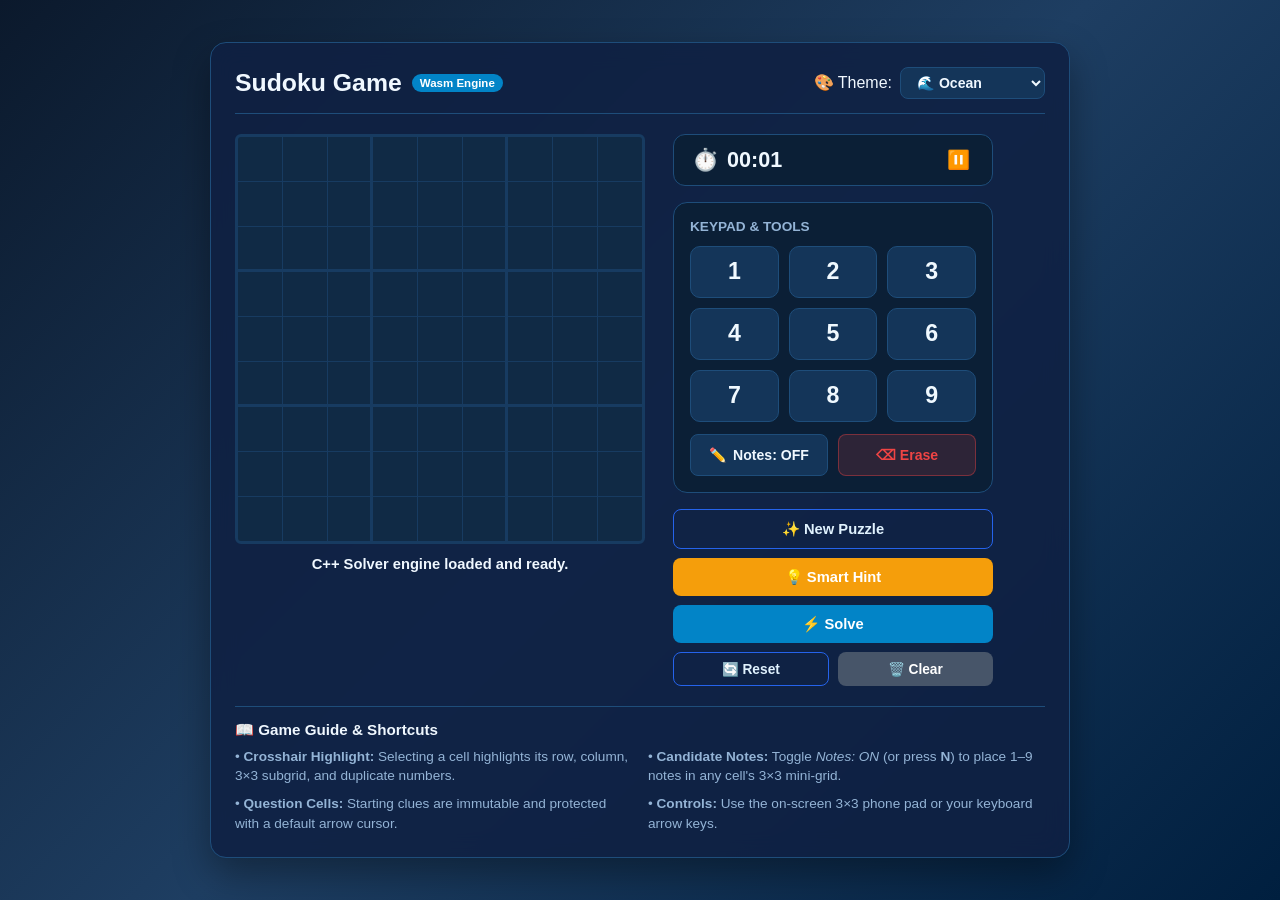
<file: web/index.html>
<!DOCTYPE html>
<html lang="en">
<head>
  <meta charset="UTF-8">
  <meta name="viewport" content="width=device-width, initial-scale=1.0">
  <title>Sudoku Solver & Game System</title>
  <link rel="stylesheet" href="style.css">
</head>
<body data-theme="ocean">
  <div class="app-wrapper">
    <!-- Top Header: Title & Theme Selector -->
    <header class="top-bar">
      <div class="logo-area">
        <h1>Sudoku Game</h1>
        <span class="badge">Wasm Engine</span>
      </div>
      
      <!-- Theme Selector Dropdown -->
      <div class="theme-picker">
        <label for="theme-select">🎨 Theme:</label>
        <select id="theme-select" aria-label="Select background theme">
          <option value="ocean" selected>🌊 Ocean</option>
          <option value="wood">🪵 Wood</option>
          <option value="sky">☁️ Sky</option>
          <option value="space">🚀 Space</option>
          <option value="nature">🌿 Nature</option>
          <option value="dark">🌙 Dark Slate</option>
          <option value="light">☀️ Clean Light</option>
        </select>
      </div>
    </header>

    <!-- Two-Column Layout: Left = Board, Right = Keypad & Controls -->
    <main class="game-container">
      <!-- Left Column: 9x9 Sudoku Board -->
      <section class="board-column">
        <div id="sudoku-grid" class="grid" role="grid" aria-label="Sudoku 9x9 Grid"></div>
        <p id="status-message" aria-live="polite"></p>
      </section>

      <!-- Right Column: Timer, 3x3 Phone Keypad, Controls -->
      <aside class="sidebar-column">
        <!-- Live Game Timer (Directly Above Keypad) -->
        <div class="timer-card" id="timer-card">
          <div class="timer-display">
            <span class="timer-icon">⏱️</span>
            <span id="timer-text">00:00</span>
          </div>
          <button id="timer-pause-btn" class="timer-btn" type="button" title="Pause / Resume Timer">⏸️</button>
        </div>

        <!-- 3x3 Phone-Style Keypad Card -->
        <div class="keypad-card">
          <div class="keypad-header">Keypad & Tools</div>

          <!-- 3x3 Numeric Grid (Phone Layout: 1-9) -->
          <div class="phone-keypad" id="phone-keypad">
            <button type="button" class="num-btn" data-key="1">1</button>
            <button type="button" class="num-btn" data-key="2">2</button>
            <button type="button" class="num-btn" data-key="3">3</button>
            <button type="button" class="num-btn" data-key="4">4</button>
            <button type="button" class="num-btn" data-key="5">5</button>
            <button type="button" class="num-btn" data-key="6">6</button>
            <button type="button" class="num-btn" data-key="7">7</button>
            <button type="button" class="num-btn" data-key="8">8</button>
            <button type="button" class="num-btn" data-key="9">9</button>
          </div>

          <!-- Pencil / Rough Notes Toggle & Erase -->
          <div class="keypad-actions">
            <button type="button" id="notes-toggle-btn" class="action-btn notes-btn" title="Toggle Pencil/Rough Notes Mode (Hotkey: N)">
              <span id="notes-icon">✏️</span>
              <span id="notes-label">Notes: OFF</span>
            </button>
            <button type="button" id="erase-btn" class="action-btn erase-btn" title="Clear selected cell value or notes">
              ⌫ Erase
            </button>
          </div>
        </div>

        <!-- Main Game Controls -->
        <div class="controls-card">
          <button id="open-generate-btn" class="btn btn-outline" type="button">✨ New Puzzle</button>
          <button id="hint-btn" class="btn btn-hint" type="button">💡 Smart Hint</button>
          <button id="solve-btn" class="btn btn-primary" type="button">⚡ Solve</button>
          <div class="controls-row">
            <button id="reset-btn" class="btn btn-outline btn-sm" type="button">🔄 Reset</button>
            <button id="clear-btn" class="btn btn-secondary btn-sm" type="button">🗑️ Clear</button>
          </div>
        </div>
      </aside>
    </main>

    <!-- Difficulty Modal -->
    <dialog id="difficulty-modal" class="modal">
      <h3>Select Difficulty</h3>
      <div class="difficulty-options">
        <label><input type="radio" name="difficulty" value="1" checked> 🟢 Easy (41 clues)</label>
        <label><input type="radio" name="difficulty" value="2"> 🟡 Medium (31 clues)</label>
        <label><input type="radio" name="difficulty" value="3"> 🔴 Hard (21 clues)</label>
      </div>
      <div class="modal-actions">
        <button id="proceed-btn" class="btn btn-primary" type="button">Start Game</button>
        <button id="cancel-btn" class="btn btn-outline" type="button">Cancel</button>
      </div>
    </dialog>

    <!-- Instructions Card -->
    <footer class="instructions-card">
      <h3>📖 Game Guide & Shortcuts</h3>
      <div class="guide-grid">
        <p>• <strong>Crosshair Highlight:</strong> Selecting a cell highlights its row, column, 3×3 subgrid, and duplicate numbers.</p>
        <p>• <strong>Candidate Notes:</strong> Toggle <em>Notes: ON</em> (or press <strong>N</strong>) to place 1–9 notes in any cell's 3×3 mini-grid.</p>
        <p>• <strong>Question Cells:</strong> Starting clues are immutable and protected with a default arrow cursor.</p>
        <p>• <strong>Controls:</strong> Use the on-screen 3×3 phone pad or your keyboard arrow keys.</p>
      </div>
    </footer>
  </div>

  <script src="solver.js"></script>
  <script src="app.js"></script>
</body>
</html>
</file>
<file: web/style.css>
:root {
  --font-family: -apple-system, BlinkMacSystemFont, "Segoe UI", Roboto, sans-serif;
  --transition-speed: 0.25s;
}

/* 🌊 1. Ocean Theme (Default) */
body[data-theme="ocean"] {
  --bg-gradient: linear-gradient(135deg, #0b192c 0%, #1e3e62 50%, #001f3f 100%);
  --card-bg: rgba(15, 32, 67, 0.88);
  --card-border: #1e4d7a;
  --text-main: #f0f8ff;
  --text-muted: #94b4d6;
  --grid-border: #173b61;
  --cell-bg: #102a45;
  --cell-text: #ffffff;
  --cell-given-bg: #091b2c;
  --cell-given-text: #70a1d7;
  --cell-selected: #0284c7;
  --cell-related: #164e7d;
  --cell-same-digit: #0369a1;
  --note-color: #67e8f9;
  --btn-primary: #0284c7;
  --btn-primary-hover: #0369a1;
  --btn-outline-border: #2563eb;
  --btn-outline-text: #e0f2fe;
  --keypad-bg: #0b1f36;
  --keypad-btn-bg: #143559;
  --keypad-btn-text: #f0f9ff;
  --keypad-btn-hover: #1e4d7a;
}

/* 🪵 2. Wood Theme */
body[data-theme="wood"] {
  --bg-gradient: linear-gradient(135deg, #3e2723 0%, #5d4037 50%, #27160c 100%);
  --card-bg: rgba(62, 39, 35, 0.92);
  --card-border: #8d6e63;
  --text-main: #fbe9e7;
  --text-muted: #d7ccc8;
  --grid-border: #4e342e;
  --cell-bg: #efebe9;
  --cell-text: #27160c;
  --cell-given-bg: #d7ccc8;
  --cell-given-text: #27160c;
  --cell-selected: #a47148;       /* Rich warm cedar brown */
  --cell-related: #d5bdaf;        /* Toasted almond tan (clearly visible) */
  --cell-same-digit: #b07d4f;     /* Warm caramel wood highlight */
  --note-color: #4e342e;
  --btn-primary: #8d6e63;
  --btn-primary-hover: #6d4c41;
  --btn-outline-border: #a1887f;
  --btn-outline-text: #fbe9e7;
  --keypad-bg: #4e342e;
  --keypad-btn-bg: #6d4c41;
  --keypad-btn-text: #ffffff;
  --keypad-btn-hover: #8d6e63;
}

/* ☁️ 3. Sky Theme */
body[data-theme="sky"] {
  --bg-gradient: linear-gradient(135deg, #e0f2fe 0%, #bae6fd 50%, #7dd3fc 100%);
  --card-bg: rgba(255, 255, 255, 0.95);
  --card-border: #93c5fd;
  --text-main: #0c4a6e;
  --text-muted: #475569;
  --grid-border: #0284c7;
  --cell-bg: #ffffff;
  --cell-text: #0f172a;
  --cell-given-bg: #f0f9ff;
  --cell-given-text: #0369a1;
  --cell-selected: #0284c7;       /* Vivid deep sky blue */
  --cell-related: #bae6fd;        /* Crisp sky blue wash (clearly visible) */
  --cell-same-digit: #7dd3fc;     /* Rich bright cyan-blue */
  --note-color: #0369a1;
  --btn-primary: #0284c7;
  --btn-primary-hover: #0369a1;
  --btn-outline-border: #7dd3fc;
  --btn-outline-text: #0369a1;
  --keypad-bg: #f0f9ff;
  --keypad-btn-bg: #ffffff;
  --keypad-btn-text: #0369a1;
  --keypad-btn-hover: #e0f2fe;
}

/* 🚀 4. Space Theme */
body[data-theme="space"] {
  --bg-gradient: linear-gradient(135deg, #090a0f 0%, #15102a 50%, #200f3b 100%);
  --card-bg: rgba(20, 16, 40, 0.9);
  --card-border: #4c1d95;
  --text-main: #faf5ff;
  --text-muted: #c084fc;
  --grid-border: #3b0764;
  --cell-bg: #1e153b;
  --cell-text: #ffffff;
  --cell-given-bg: #120b24;
  --cell-given-text: #a855f7;
  --cell-selected: #7c3aed;
  --cell-related: #2e1065;
  --cell-same-digit: #4c1d95;
  --note-color: #c084fc;
  --btn-primary: #7c3aed;
  --btn-primary-hover: #6d28d9;
  --btn-outline-border: #8b5cf6;
  --btn-outline-text: #f3e8ff;
  --keypad-bg: #130d29;
  --keypad-btn-bg: #271a4f;
  --keypad-btn-text: #e9d5ff;
  --keypad-btn-hover: #3b2875;
}

/* 🌿 5. Nature Theme */
body[data-theme="nature"] {
  --bg-gradient: linear-gradient(135deg, #064e3b 0%, #065f46 50%, #022c22 100%);
  --card-bg: rgba(6, 78, 59, 0.92);
  --card-border: #10b981;
  --text-main: #ecfdf5;
  --text-muted: #a7f3d0;
  --grid-border: #047857;
  --cell-bg: #064e3b;
  --cell-text: #ffffff;
  --cell-given-bg: #022c22;
  --cell-given-text: #34d399;
  --cell-selected: #059669;
  --cell-related: #047857;
  --cell-same-digit: #065f46;
  --note-color: #6ee7b7;
  --btn-primary: #10b981;
  --btn-primary-hover: #059669;
  --btn-outline-border: #34d399;
  --btn-outline-text: #ecfdf5;
  --keypad-bg: #022c22;
  --keypad-btn-bg: #065f46;
  --keypad-btn-text: #d1fae5;
  --keypad-btn-hover: #047857;
}

/* 🌙 6. Dark Slate Theme */
body[data-theme="dark"] {
  --bg-gradient: linear-gradient(135deg, #0b0f19 0%, #111827 50%, #030712 100%);
  --card-bg: rgba(17, 24, 39, 0.94);
  --card-border: #374151;
  --text-main: #f9fafb;
  --text-muted: #9ca3af;
  --grid-border: #374151;
  --cell-bg: #1f2937;
  --cell-text: #ffffff;
  --cell-given-bg: #111827;
  --cell-given-text: #9ca3af;
  --cell-selected: #3b82f6;
  --cell-related: #374151;
  --cell-same-digit: #1d4ed8;
  --note-color: #93c5fd;
  --btn-primary: #2563eb;
  --btn-primary-hover: #1d4ed8;
  --btn-outline-border: #4b5563;
  --btn-outline-text: #f3f4f6;
  --keypad-bg: #111827;
  --keypad-btn-bg: #1f2937;
  --keypad-btn-text: #f3f4f6;
  --keypad-btn-hover: #374151;
}

/* ☀️ 7. Clean Light Theme */
body[data-theme="light"] {
  --bg-gradient: linear-gradient(135deg, #f8fafc 0%, #e2e8f0 50%, #f1f5f9 100%);
  --card-bg: rgba(255, 255, 255, 0.98);
  --card-border: #cbd5e1;
  --text-main: #1e293b;
  --text-muted: #64748b;
  --grid-border: #1e293b;
  --cell-bg: #ffffff;
  --cell-text: #0f172a;
  --cell-given-bg: #f1f5f9;
  --cell-given-text: #0f172a;
  --cell-selected: #2563eb;       /* Royal Blue */
  --cell-related: #cbd5e1;        /* Visible slate gray-blue tint */
  --cell-same-digit: #93c5fd;     /* Prominent vibrant soft blue */
  --note-color: #1d4ed8;
  --btn-primary: #2563eb;
  --btn-primary-hover: #1d4ed8;
  --btn-outline-border: #cbd5e1;
  --btn-outline-text: #334155;
  --keypad-bg: #f8fafc;
  --keypad-btn-bg: #ffffff;
  --keypad-btn-text: #0f172a;
  --keypad-btn-hover: #f1f5f9;
}

* {
  box-sizing: border-box;
  margin: 0;
  padding: 0;
  font-family: var(--font-family);
  transition: background-color var(--transition-speed) ease, color var(--transition-speed) ease;
}

body {
  min-height: 100vh;
  background: var(--bg-gradient);
  background-attachment: fixed;
  display: flex;
  justify-content: center;
  align-items: center;
  padding: 20px 10px;
  color: var(--text-main);
}

.app-wrapper {
  width: 100%;
  max-width: 860px;
  background: var(--card-bg);
  border: 1px solid var(--card-border);
  backdrop-filter: blur(12px);
  border-radius: 16px;
  padding: 24px;
  box-shadow: 0 16px 36px rgba(0, 0, 0, 0.35);
  display: flex;
  flex-direction: column;
  gap: 20px;
}

.top-bar {
  display: flex;
  justify-content: space-between;
  align-items: center;
  border-bottom: 1px solid var(--card-border);
  padding-bottom: 14px;
}

.logo-area {
  display: flex;
  align-items: center;
  gap: 10px;
}
.logo-area h1 { font-size: 1.55rem; }

.badge {
  background: var(--btn-primary);
  color: #fff;
  font-size: 0.72rem;
  padding: 3px 8px;
  border-radius: 12px;
  font-weight: 600;
}

.theme-picker {
  display: flex;
  align-items: center;
  gap: 8px;
}
.theme-picker select {
  background: var(--keypad-btn-bg);
  color: var(--text-main);
  border: 1px solid var(--card-border);
  padding: 6px 12px;
  border-radius: 8px;
  font-size: 0.88rem;
  font-weight: 600;
  cursor: pointer;
}

.game-container {
  display: grid;
  grid-template-columns: 410px 1fr;
  gap: 28px;
  align-items: start;
}
@media (max-width: 768px) {
  .game-container { grid-template-columns: 1fr; justify-items: center; }
}

.board-column {
  display: flex;
  flex-direction: column;
  align-items: center;
}

.grid {
  display: grid;
  grid-template-columns: repeat(9, 44px);
  grid-template-rows: repeat(9, 44px);
  border: 3px solid var(--grid-border);
  background-color: var(--grid-border);
  gap: 1px;
  border-radius: 6px;
  overflow: hidden;
  user-select: none;
}

.cell {
  position: relative;
  width: 44px;
  height: 44px;
  background-color: var(--cell-bg);
  color: var(--cell-text);
  display: flex;
  align-items: center;
  justify-content: center;
  font-size: 1.35rem;
  font-weight: 600;
  cursor: pointer;
  outline: none;
}

.cell:nth-child(3n) { border-right: 2px solid var(--grid-border); }
.cell:nth-child(9n) { border-right: none; }
.grid > .cell:nth-child(n+19):nth-child(-n+27),
.grid > .cell:nth-child(n+46):nth-child(-n+54) {
  border-bottom: 2px solid var(--grid-border);
}

/* Question Cells: Pointer is disabled/default cursor */
.cell.given {
  background-color: var(--cell-given-bg) !important;
  color: var(--cell-given-text) !important;
  font-weight: 800;
  cursor: default !important;
  caret-color: transparent !important;
  user-select: none !important;
}

/* Crosshair Highlighting */
.cell.highlight-related {
  background-color: var(--cell-related);
  color: var(--cell-text);
}

.cell.highlight-same-digit {
  background-color: var(--cell-same-digit);
  color: #ffffff;
  font-weight: 700;
}

body[data-theme="sky"] .cell.highlight-same-digit {
  color: #0c4a6e;
}
body[data-theme="light"] .cell.highlight-same-digit {
  color: #1e3a8a;
}

.cell.selected {
  background-color: var(--cell-selected) !important;
  color: #ffffff !important;
  box-shadow: inset 0 0 0 2px #38bdf8;
  z-index: 2;
}

/* Prominent Red Conflict Highlighting (Duplicates) */
.cell.conflict {
  background-color: #ef4444 !important;
  color: #ffffff !important;
  box-shadow: inset 0 0 0 2px #b91c1c !important;
  animation: conflictPulse 0.4s ease-in-out;
  z-index: 4 !important;
}

.cell.conflict .cell-value {
  color: #ffffff !important;
  font-weight: 800 !important;
}

@keyframes conflictPulse {
  0% { transform: scale(0.92); }
  50% { transform: scale(1.08); }
  100% { transform: scale(1); }
}

.cell.solved { color: #38bdf8; }
.cell.hint {
  color: #fbbf24 !important;
  background-color: rgba(245, 158, 11, 0.25) !important;
  font-weight: 800;
}

/* Error State on Grid Border & Shake Animation */
.grid.error-state {
  border-color: #ef4444 !important;
  box-shadow: 0 0 14px rgba(239, 68, 68, 0.6) !important;
}

.shake {
  animation: shakeAnimation 0.4s cubic-bezier(.36,.07,.19,.97) both;
}

@keyframes shakeAnimation {
  10%, 90% { transform: translate3d(-2px, 0, 0); }
  20%, 80% { transform: translate3d(3px, 0, 0); }
  30%, 50%, 70% { transform: translate3d(-5px, 0, 0); }
  40%, 60% { transform: translate3d(5px, 0, 0); }
}

/* Candidate Notes 3x3 Mini-Grid */
.cell-value {
  display: block;
  line-height: 1;
}

.notes-grid {
  display: grid;
  grid-template-columns: repeat(3, 1fr);
  grid-template-rows: repeat(3, 1fr);
  width: 100%;
  height: 100%;
  padding: 2px;
  pointer-events: none;
}

.note-digit {
  display: flex;
  align-items: center;
  justify-content: center;
  font-size: 0.62rem;
  font-weight: 700;
  color: var(--note-color);
  line-height: 1;
}

#status-message {
  margin-top: 12px;
  font-size: 0.92rem;
  font-weight: 600;
  min-height: 22px;
  text-align: center;
  color: var(--text-muted);
}

/* Right Column Sidebar */
.sidebar-column {
  display: flex;
  flex-direction: column;
  gap: 16px;
  width: 100%;
  max-width: 320px;
}

.timer-card {
  display: flex;
  justify-content: space-between;
  align-items: center;
  background: var(--keypad-bg);
  border: 1px solid var(--card-border);
  padding: 10px 18px;
  border-radius: 12px;
}

.timer-display {
  display: flex;
  align-items: center;
  gap: 8px;
  font-size: 1.35rem;
  font-weight: 800;
  font-variant-numeric: tabular-nums;
  color: var(--text-main);
}

.timer-btn {
  background: transparent;
  border: none;
  font-size: 1.15rem;
  cursor: pointer;
  padding: 4px;
}

/* 3x3 Phone Keypad */
.keypad-card {
  background: var(--keypad-bg);
  border: 1px solid var(--card-border);
  border-radius: 14px;
  padding: 16px;
  display: flex;
  flex-direction: column;
  gap: 12px;
}

.keypad-header {
  font-size: 0.85rem;
  font-weight: 700;
  text-transform: uppercase;
  color: var(--text-muted);
}

.phone-keypad {
  display: grid;
  grid-template-columns: repeat(3, 1fr);
  gap: 10px;
}

.num-btn {
  height: 52px;
  background: var(--keypad-btn-bg);
  color: var(--keypad-btn-text);
  border: 1px solid var(--card-border);
  border-radius: 10px;
  font-size: 1.45rem;
  font-weight: 700;
  cursor: pointer;
  display: flex;
  align-items: center;
  justify-content: center;
  user-select: none;
}
.num-btn:hover { background: var(--keypad-btn-hover); transform: translateY(-1px); }
.num-btn:active { transform: translateY(1px); }

.keypad-actions {
  display: grid;
  grid-template-columns: 1fr 1fr;
  gap: 10px;
}

.action-btn {
  height: 42px;
  border-radius: 8px;
  border: 1px solid var(--card-border);
  font-size: 0.88rem;
  font-weight: 700;
  cursor: pointer;
  display: flex;
  align-items: center;
  justify-content: center;
  gap: 6px;
}

.notes-btn { background: var(--keypad-btn-bg); color: var(--text-main); }
.notes-btn.active {
  background: #f59e0b !important;
  color: #ffffff !important;
  border-color: #d97706 !important;
}

.erase-btn {
  background: rgba(239, 68, 68, 0.15);
  color: #ef4444;
  border-color: rgba(239, 68, 68, 0.4);
}
.erase-btn:hover { background: rgba(239, 68, 68, 0.25); }

/* Controls */
.controls-card {
  display: flex;
  flex-direction: column;
  gap: 9px;
}
.controls-row {
  display: grid;
  grid-template-columns: 1fr 1fr;
  gap: 9px;
}

.btn {
  padding: 10px 14px;
  border-radius: 8px;
  border: none;
  font-size: 0.92rem;
  font-weight: 700;
  cursor: pointer;
}
.btn-primary { background: var(--btn-primary); color: #fff; }
.btn-hint { background: #f59e0b; color: #fff; }
.btn-secondary { background: #475569; color: #fff; }
.btn-outline {
  background: transparent;
  border: 1px solid var(--btn-outline-border);
  color: var(--btn-outline-text);
}
.btn-sm { padding: 8px 10px; font-size: 0.86rem; }

/* Modal */
.modal {
  border: none;
  border-radius: 14px;
  padding: 24px;
  background: var(--card-bg);
  color: var(--text-main);
  border: 1px solid var(--card-border);
  box-shadow: 0 16px 36px rgba(0, 0, 0, 0.5);
  margin: auto;
  width: 320px;
}
.modal::backdrop { background: rgba(0, 0, 0, 0.7); backdrop-filter: blur(4px); }
.difficulty-options { display: flex; flex-direction: column; gap: 12px; margin-bottom: 24px; }
.difficulty-options label { cursor: pointer; font-size: 1rem; }
.modal-actions { display: flex; justify-content: flex-end; gap: 10px; }

/* Instructions */
.instructions-card {
  border-top: 1px solid var(--card-border);
  padding-top: 14px;
  color: var(--text-muted);
}
.instructions-card h3 { font-size: 0.95rem; margin-bottom: 8px; color: var(--text-main); }
.guide-grid {
  display: grid;
  grid-template-columns: 1fr 1fr;
  gap: 8px 16px;
  font-size: 0.85rem;
  line-height: 1.45;
}
@media (max-width: 600px) { .guide-grid { grid-template-columns: 1fr; } }
</file>
